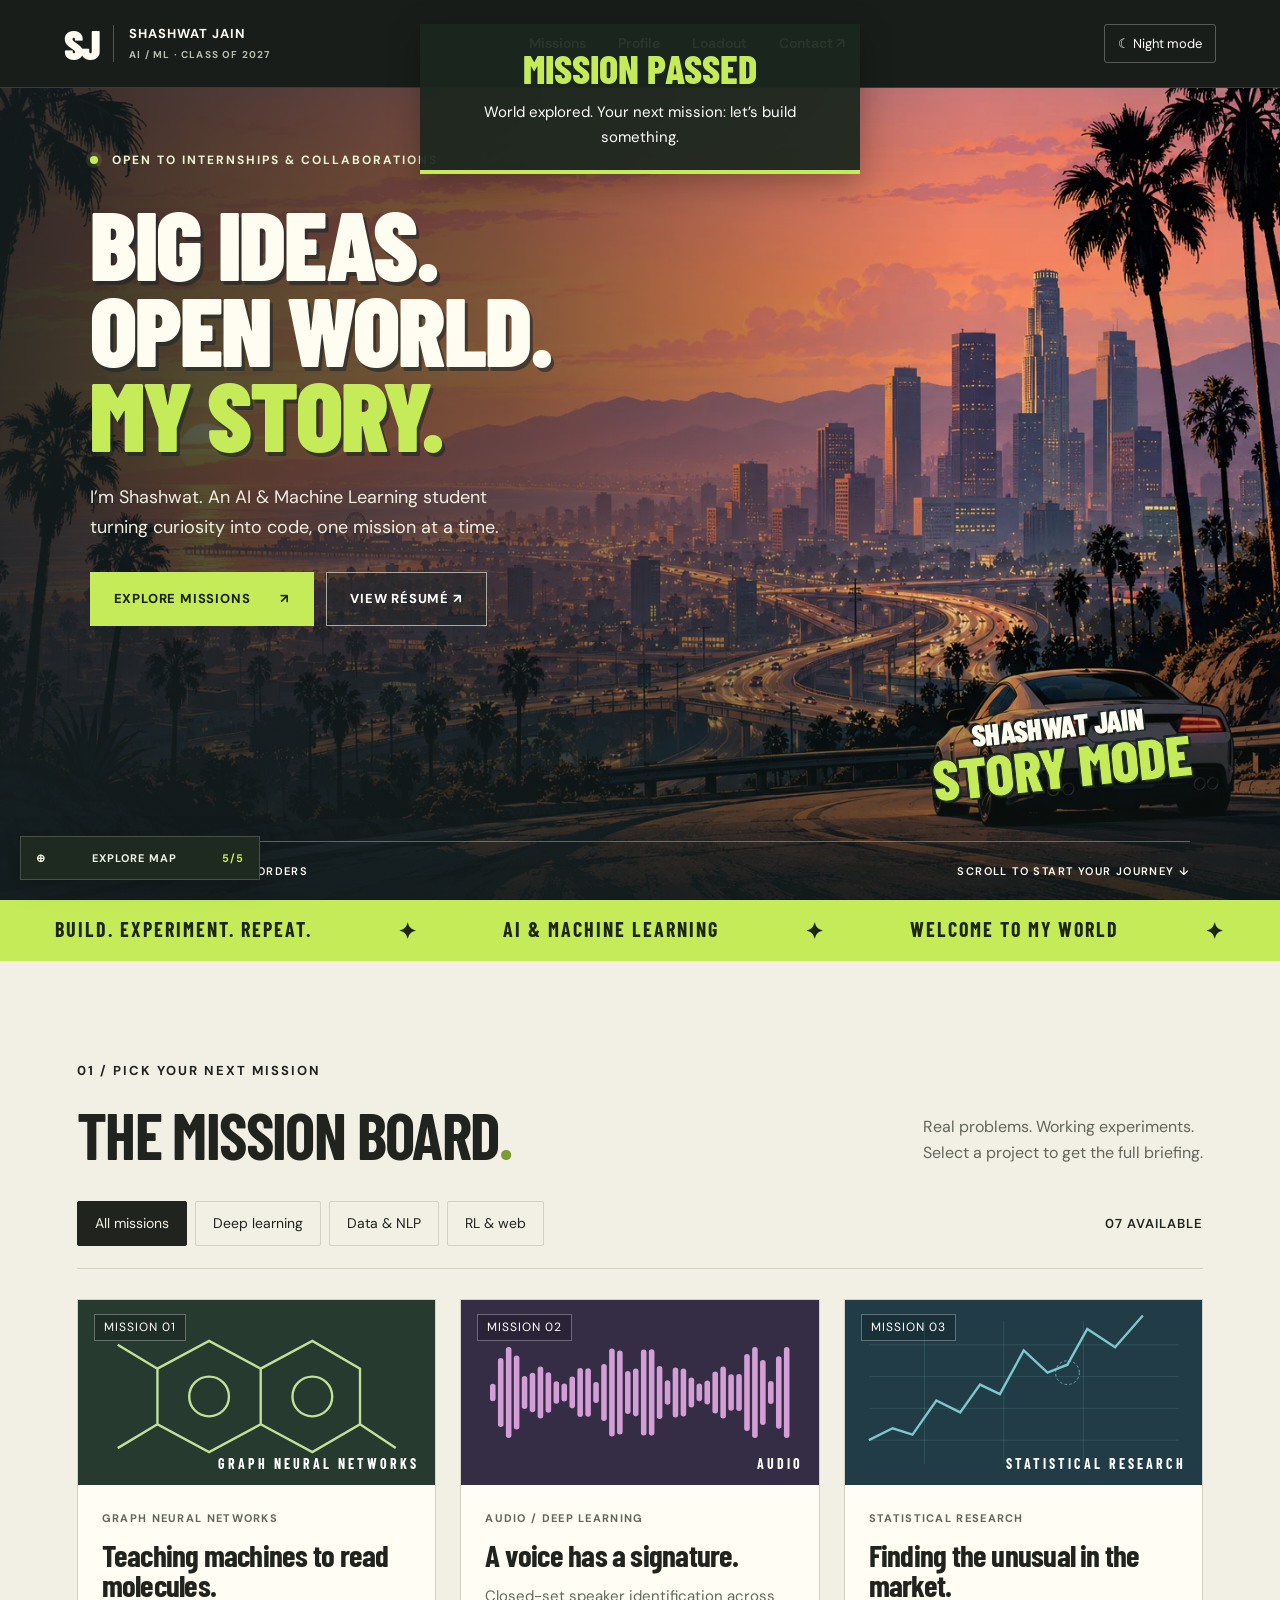
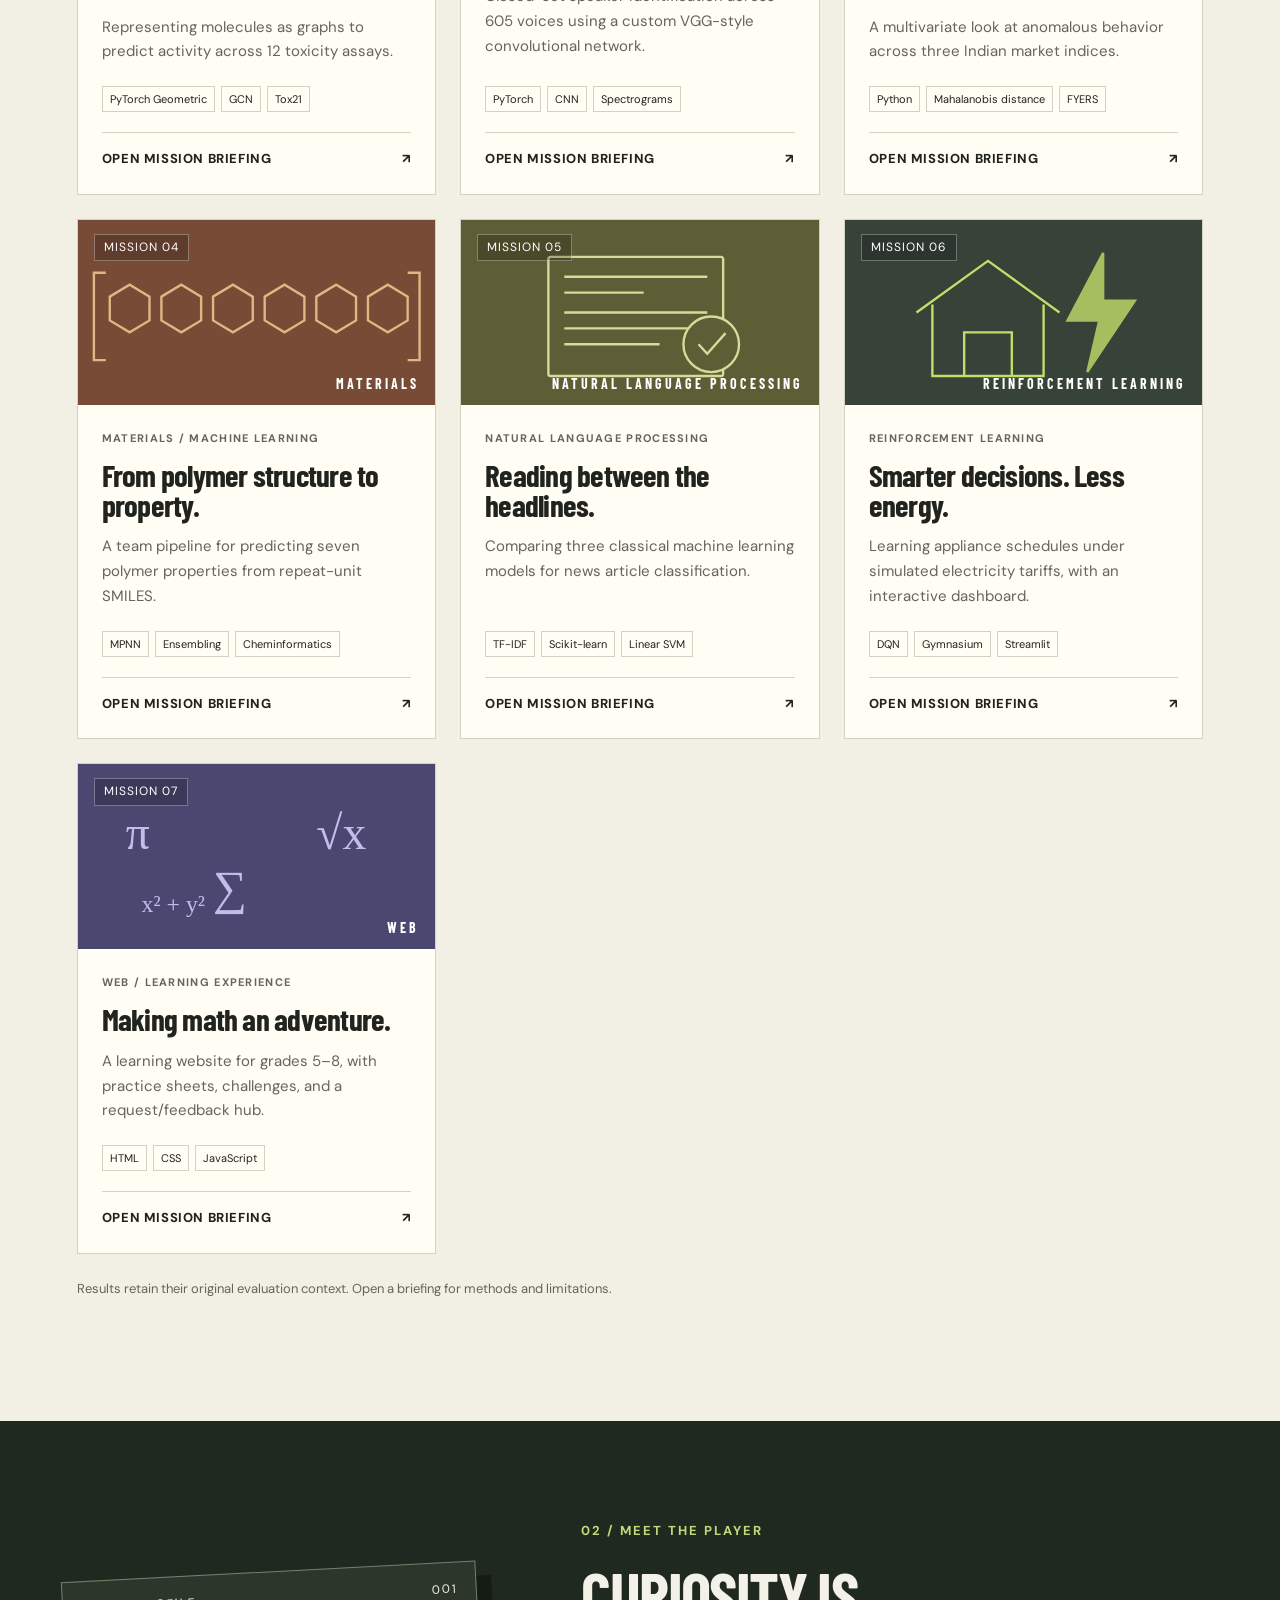
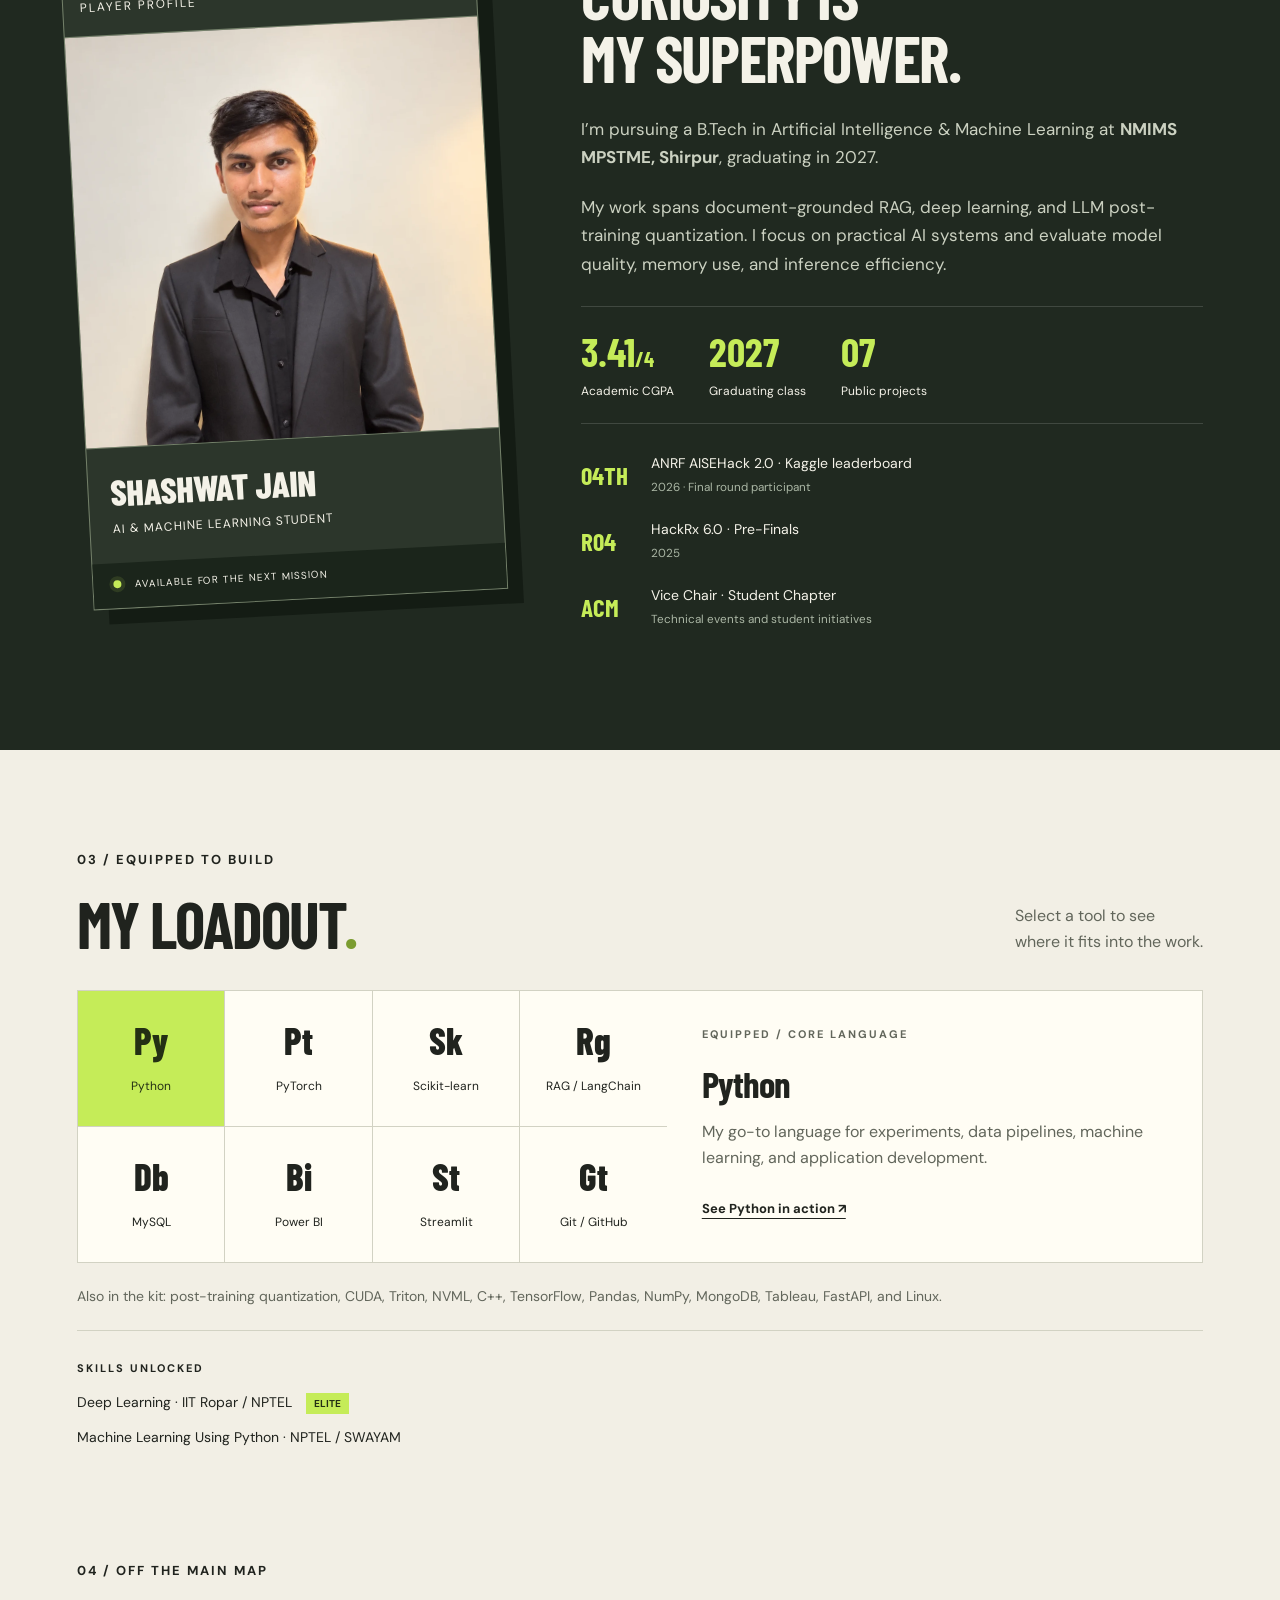
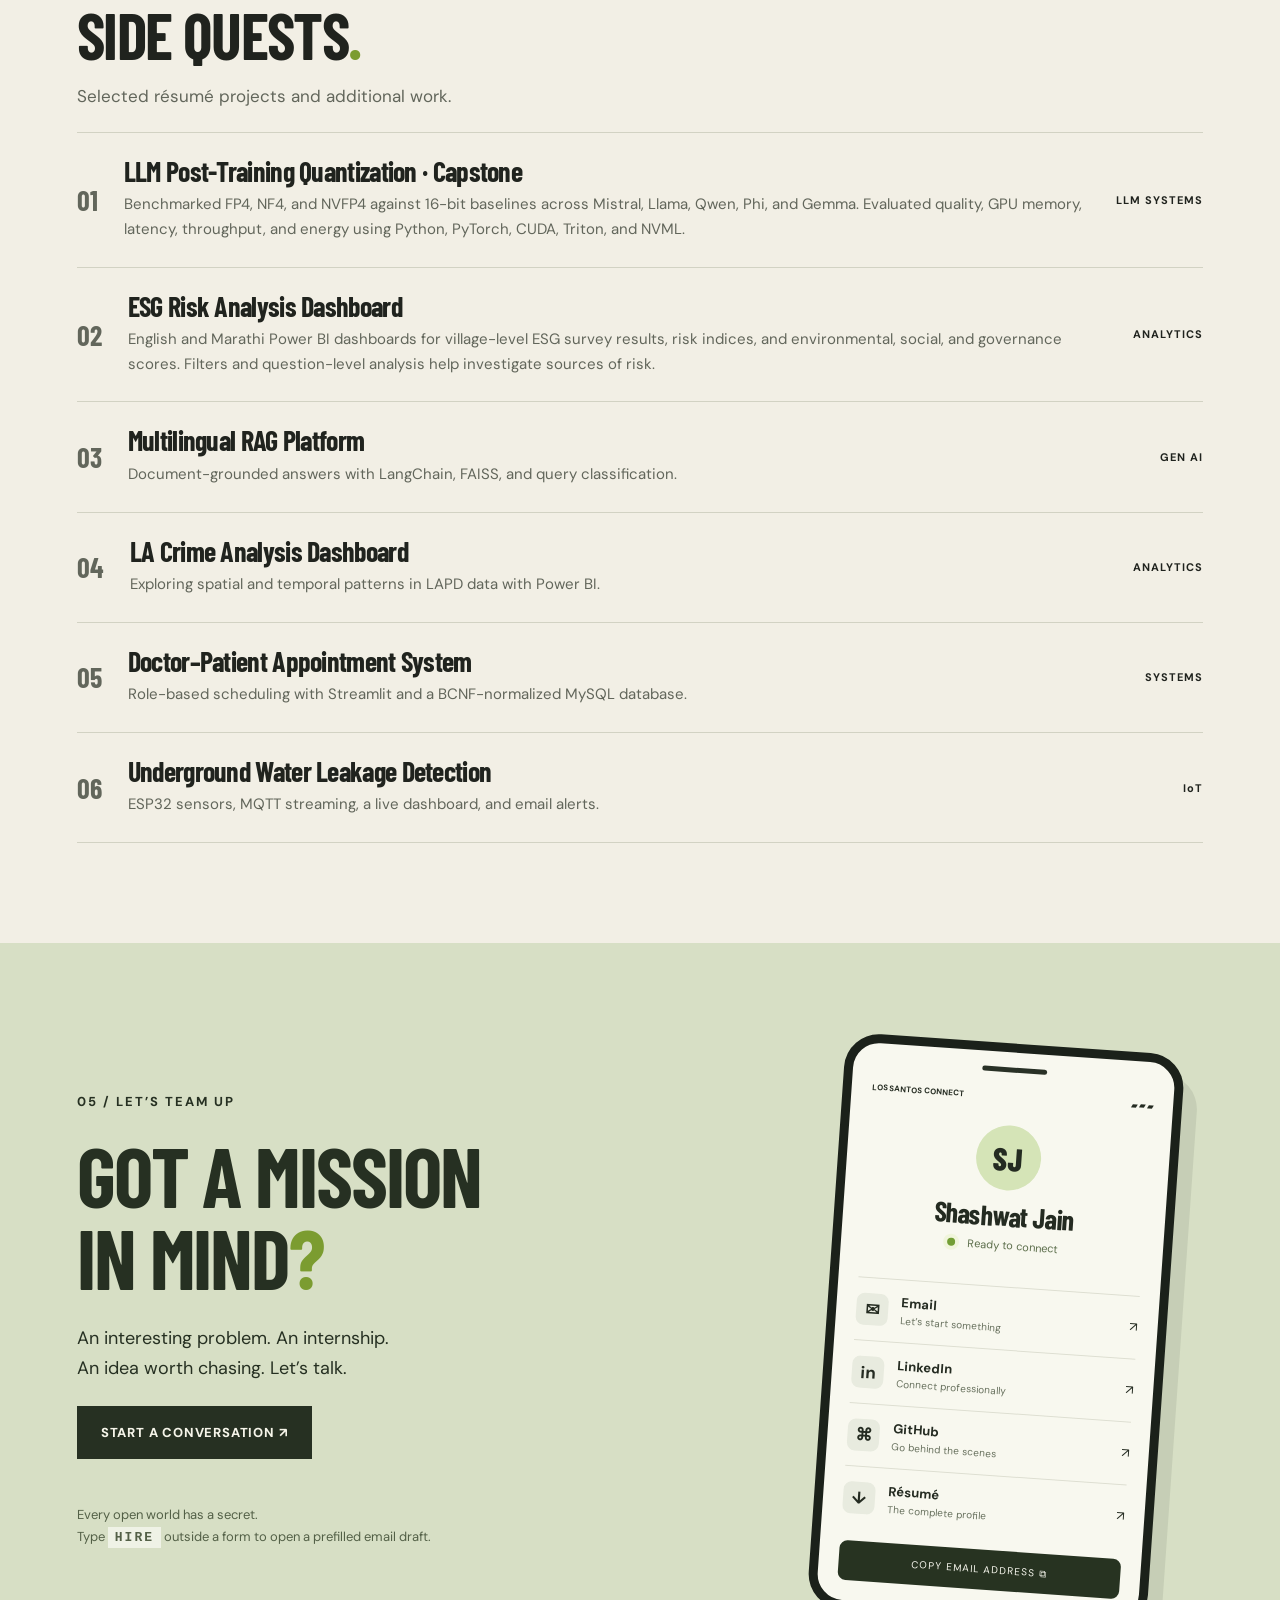
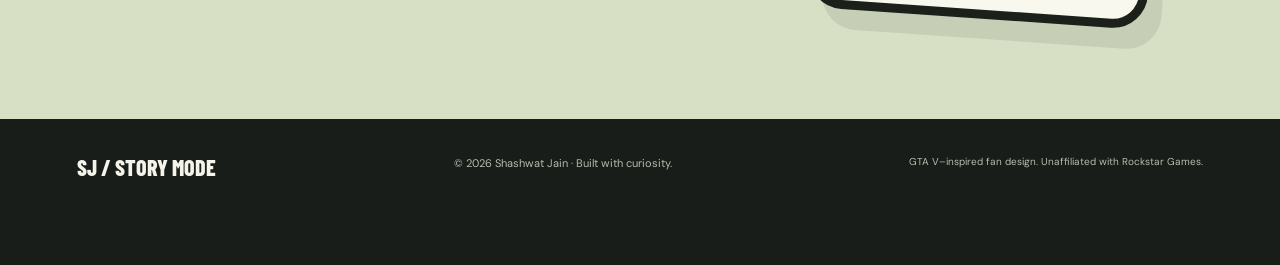
<file: index.html>
<!doctype html>
<html lang="en" data-theme="day"><head><meta charset="utf-8"><meta name="viewport" content="width=device-width,initial-scale=1"><meta name="theme-color" content="#191b18"><meta name="description" content="Shashwat Jain — AI & Machine Learning student. Explore projects in deep learning, NLP, data science and intelligent systems."><meta property="og:title" content="Shashwat Jain — Story Mode"><meta property="og:description" content="An open world of ideas. An AI/ML portfolio."><meta property="og:image" content="https://maishashwathu.github.io/Portfolio/assets/los-santos.webp"><title>Shashwat Jain — Story Mode</title><link rel="icon" href="favicon.svg"><link rel="stylesheet" href="styles.css?v=portrait-1"><script src="projects.js" defer></script><script src="app.js?v=resume-20261103" defer></script></head>
<body><a class="skip" href="#missions">Skip to projects</a>
<header class="topbar"><a class="brand" href="#home" aria-label="Shashwat Jain home">SJ<span>SHASHWAT JAIN<small>AI / ML · CLASS OF 2027</small></span></a><nav aria-label="Main navigation"><a href="#missions">Missions</a><a href="#profile">Profile</a><a href="#loadout">Loadout</a><a href="#contact">Contact ↗</a></nav><button class="theme-toggle" id="theme-toggle" aria-pressed="false">☾ <span>Night mode</span></button></header>
<main><section class="hero" id="home"><div class="hero-art"></div><div class="hero-shade"></div><div class="hero-content"><p class="eyebrow"><span class="live-dot"></span> OPEN TO INTERNSHIPS & COLLABORATIONS</p><h1>BIG IDEAS.<br>OPEN WORLD.<br><span>MY STORY.</span></h1><p class="intro">I’m Shashwat. An AI & Machine Learning student turning curiosity into code, one mission at a time.</p><div class="actions"><a class="button lime" href="#missions">EXPLORE MISSIONS <span>↗</span></a><a class="button outline" href="assets/NM_SJ_Resume.pdf?v=20261103" target="_blank" rel="noopener">VIEW RÉSUMÉ ↗</a></div></div><div class="hero-stamp">SHASHWAT JAIN<span>STORY MODE</span></div><div class="hero-bottom"><span>INDIA / IDEAS WITHOUT BORDERS</span><span>SCROLL TO START YOUR JOURNEY ↓</span></div></section>
<div class="ticker" aria-hidden="true"><span>BUILD. EXPERIMENT. REPEAT.</span><b>✦</b><span>AI & MACHINE LEARNING</span><b>✦</b><span>WELCOME TO MY WORLD</span><b>✦</b></div>
<section class="section missions" id="missions"><div class="section-head"><div><p class="eyebrow">01 / PICK YOUR NEXT MISSION</p><h2>THE MISSION BOARD<span>.</span></h2></div><p>Real problems. Working experiments.<br>Select a project to get the full briefing.</p></div><div class="board-controls"><div class="filters" role="group" aria-label="Filter projects"><button data-filter="all" class="active" aria-pressed="true">All missions</button><button data-filter="deep-learning" aria-pressed="false">Deep learning</button><button data-filter="data" aria-pressed="false">Data & NLP</button><button data-filter="systems" aria-pressed="false">RL & web</button></div><span id="project-count" aria-live="polite">07 AVAILABLE</span></div><div class="project-grid" id="projects"></div><noscript><p>Browse all projects on <a href="https://github.com/maishashwathu?tab=repositories">GitHub</a>. JavaScript enables interactive briefings.</p></noscript><p class="board-note">Results retain their original evaluation context. Open a briefing for methods and limitations.</p></section>
<section class="profile section" id="profile"><div class="profile-card"><div class="card-top"><span>PLAYER PROFILE</span><span>001</span></div><img class="player-portrait" src="assets/shashwat-portrait.webp" alt="Shashwat Jain wearing a dark blazer, with soft warm studio lighting" width="1000" height="1000" loading="lazy" decoding="async"><div class="profile-id"><strong>SHASHWAT JAIN</strong><span>AI & MACHINE LEARNING STUDENT</span></div><div class="profile-status"><span class="live-dot"></span> AVAILABLE FOR THE NEXT MISSION</div></div><div class="profile-copy"><p class="eyebrow">02 / MEET THE PLAYER</p><h2>CURIOSITY IS<br>MY SUPERPOWER.</h2><p>I’m pursuing a B.Tech in Artificial Intelligence & Machine Learning at <strong>NMIMS MPSTME, Shirpur</strong>, graduating in 2027.</p><p>My work spans document-grounded RAG, deep learning, and LLM post-training quantization. I focus on practical AI systems and evaluate model quality, memory use, and inference efficiency.</p><div class="stats"><div><strong>3.41<small>/4</small></strong><span>Academic CGPA</span></div><div><strong>2027</strong><span>Graduating class</span></div><div><strong>07</strong><span>Public projects</span></div></div><div class="achievements"><p><b>04TH</b><span>ANRF AISEHack 2.0 · Kaggle leaderboard<br><small>2026 · Final round participant</small></span></p><p><b>R04</b><span>HackRx 6.0 · Pre-Finals<br><small>2025</small></span></p><p><b>ACM</b><span>Vice Chair · Student Chapter<br><small>Technical events and student initiatives</small></span></p></div></div></section>
<section class="section loadout" id="loadout"><div class="section-head"><div><p class="eyebrow">03 / EQUIPPED TO BUILD</p><h2>MY LOADOUT<span>.</span></h2></div><p>Select a tool to see<br>where it fits into the work.</p></div><div class="loadout-layout"><div id="tool-grid" class="tool-grid" role="group" aria-label="Explore technical skills"></div><div class="tool-detail" id="tool-detail" aria-live="polite"></div></div><p class="extra-tools">Also in the kit: post-training quantization, CUDA, Triton, NVML, C++, TensorFlow, Pandas, NumPy, MongoDB, Tableau, FastAPI, and Linux.</p><div class="certs"><span>SKILLS UNLOCKED</span><p>Deep Learning · IIT Ropar / NPTEL <b>ELITE</b></p><p>Machine Learning Using Python · NPTEL / SWAYAM</p></div></section>
<section class="section sidequests"><p class="eyebrow">04 / OFF THE MAIN MAP</p><h2>SIDE QUESTS<span>.</span></h2><p class="section-intro">Selected résumé projects and additional work.</p><div class="quest-list"><article><span>01</span><div><h3>LLM Post-Training Quantization · Capstone</h3><p>Benchmarked FP4, NF4, and NVFP4 against 16-bit baselines across Mistral, Llama, Qwen, Phi, and Gemma. Evaluated quality, GPU memory, latency, throughput, and energy using Python, PyTorch, CUDA, Triton, and NVML.</p></div><b>LLM SYSTEMS</b></article><article><span>02</span><div><h3>ESG Risk Analysis Dashboard</h3><p>English and Marathi Power BI dashboards for village-level ESG survey results, risk indices, and environmental, social, and governance scores. Filters and question-level analysis help investigate sources of risk.</p></div><b>ANALYTICS</b></article><article><span>03</span><div><h3>Multilingual RAG Platform</h3><p>Document-grounded answers with LangChain, FAISS, and query classification.</p></div><b>GEN AI</b></article><article><span>04</span><div><h3>LA Crime Analysis Dashboard</h3><p>Exploring spatial and temporal patterns in LAPD data with Power BI.</p></div><b>ANALYTICS</b></article><article><span>05</span><div><h3>Doctor–Patient Appointment System</h3><p>Role-based scheduling with Streamlit and a BCNF-normalized MySQL database.</p></div><b>SYSTEMS</b></article><article><span>06</span><div><h3>Underground Water Leakage Detection</h3><p>ESP32 sensors, MQTT streaming, a live dashboard, and email alerts.</p></div><b>IoT</b></article></div></section>
<section class="section contact" id="contact"><div><p class="eyebrow">05 / LET’S TEAM UP</p><h2>GOT A MISSION<br>IN MIND<span>?</span></h2><p>An interesting problem. An internship.<br>An idea worth chasing. Let’s talk.</p><a class="button lime" href="mailto:shashwatjain8733@gmail.com">START A CONVERSATION ↗</a><p class="cheat-hint">Every open world has a secret.<br>Type <kbd>HIRE</kbd> outside a form to open a prefilled email draft.</p><div id="hire-email-panel" hidden><p><strong>Your next mission: get in touch.</strong><br>Your email app should open a draft. Nothing is sent automatically.</p><a id="hire-email-link" class="button" href="mailto:shashwatjain8733@gmail.com">OPEN EMAIL DRAFT ↗</a><p>No email app configured? Copy <strong>shashwatjain8733@gmail.com</strong> into your preferred email service, or use the Copy Email Address button.</p></div></div><div class="phone"><div class="phone-speaker"></div><div class="phone-bar"><span>LOS SANTOS CONNECT</span><span>▰ ▰ ▰</span></div><div class="phone-title"><span class="avatar">SJ</span><h3>Shashwat Jain</h3><p><span class="live-dot"></span> Ready to connect</p></div><a href="mailto:shashwatjain8733@gmail.com"><span>✉</span><div>Email<small>Let’s start something</small></div>↗</a><a href="https://www.linkedin.com/in/shashwatjain01/" target="_blank" rel="noopener"><span>in</span><div>LinkedIn<small>Connect professionally</small></div>↗</a><a href="https://github.com/maishashwathu" target="_blank" rel="noopener"><span>⌘</span><div>GitHub<small>Go behind the scenes</small></div>↗</a><a href="assets/NM_SJ_Resume.pdf?v=20261103" target="_blank" rel="noopener"><span>↓</span><div>Résumé<small>The complete profile</small></div>↗</a><button id="copy-email">COPY EMAIL ADDRESS ⧉</button></div></section>
</main><footer><a class="footer-brand" href="#home">SJ / STORY MODE</a><span>© <span id="year">2026</span> Shashwat Jain · Built with curiosity.</span><span>GTA V–inspired fan design. Unaffiliated with Rockstar Games.</span></footer>
<aside class="map-widget" aria-label="Explore portfolio"><button id="map-toggle" aria-expanded="false" aria-controls="map-panel">⊕ <span>EXPLORE MAP</span> <span id="exploration-count">0/5</span></button><div id="map-panel" hidden><div class="map-top"><strong>YOUR WORLD MAP</strong><span>N ↑</span></div><div class="map-roads"><a href="#missions" class="map-pin pin-m" aria-label="Missions">M</a><a href="#profile" class="map-pin pin-p" aria-label="Profile">P</a><a href="#loadout" class="map-pin pin-l" aria-label="Loadout">L</a><a href="#contact" class="map-pin pin-c" aria-label="Contact">C</a></div><p>M · Missions &nbsp; P · Profile<br>L · Loadout &nbsp; C · Contact</p><div class="exploration-track"><span id="exploration-fill"></span></div><small id="exploration-label">Explore the five main sections</small></div></aside>
<div class="toast" id="toast" role="status" aria-live="polite"></div><dialog id="case-study" aria-labelledby="case-title"><div class="dialog-top"><span>MISSION BRIEFING</span><button id="close-dialog" aria-label="Close project briefing">✕</button></div><div id="case-content"></div></dialog>
</body></html>
</file>
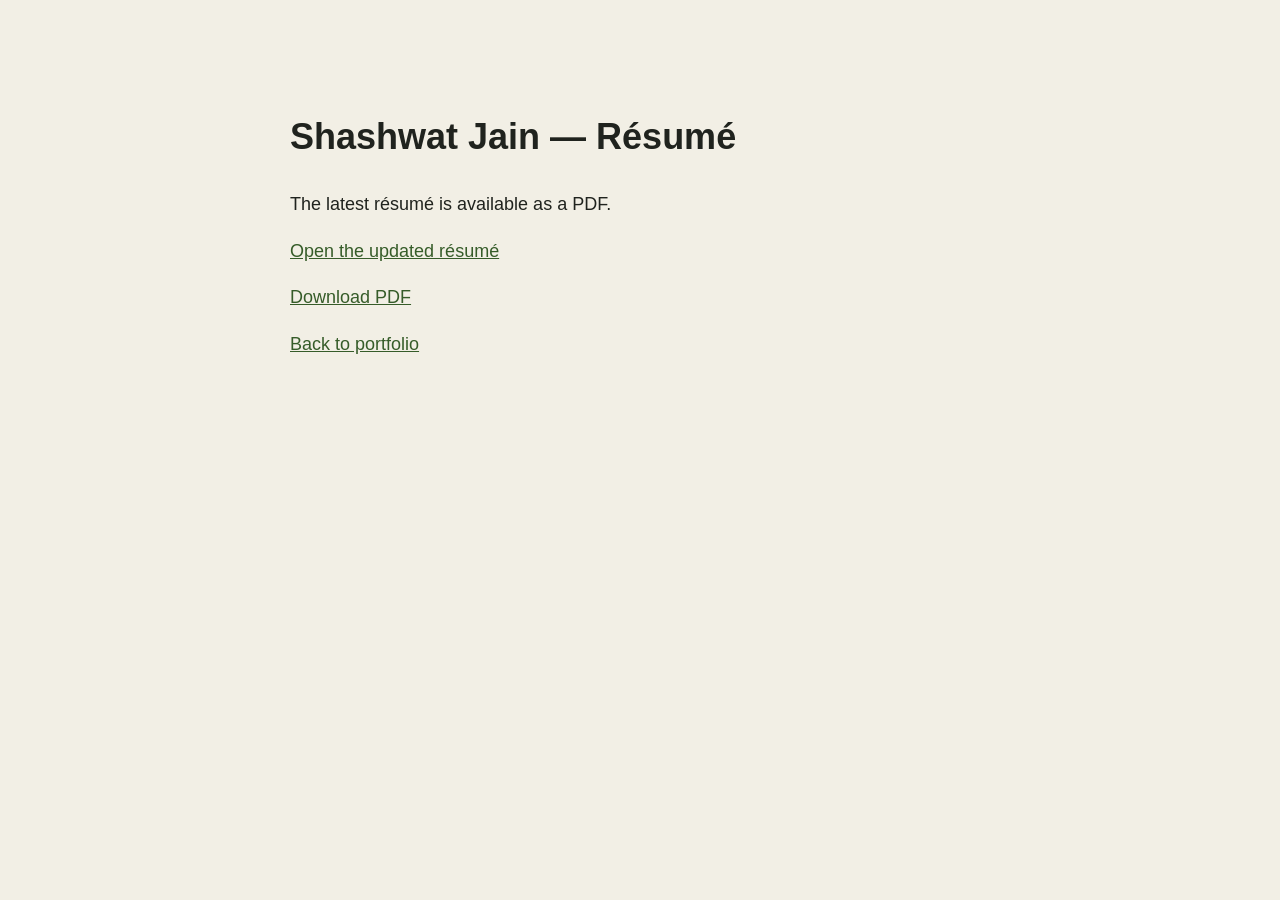
<file: resume.html>
<!doctype html><html lang="en"><head><meta charset="utf-8"><meta name="viewport" content="width=device-width,initial-scale=1"><meta http-equiv="refresh" content="0;url=assets/NM_SJ_Resume.pdf?v=20261103"><title>Shashwat Jain — Updated Résumé</title><style>body{max-width:700px;margin:60px auto;padding:24px;font:18px/1.6 Arial,sans-serif;background:#f2efe5;color:#20231e}a{color:#365c29}</style></head><body><h1>Shashwat Jain — Résumé</h1><p>The latest résumé is available as a PDF.</p><p><a href="assets/NM_SJ_Resume.pdf?v=20261103">Open the updated résumé</a></p><p><a href="assets/NM_SJ_Resume.pdf" download>Download PDF</a></p><p><a href="index.html">Back to portfolio</a></p></body></html>
</file>
<file: styles.css>
@import url('https://fonts.googleapis.com/css2?family=Barlow+Condensed:wght@600;700;800;900&family=DM+Sans:wght@400;500;600;700&display=swap');
:root{--bg:#f2efe5;--ink:#20231e;--muted:#62665b;--panel:#fffdf4;--line:#d2d2c3;--lime:#c5ec58;--dark:#191d19;--heading:'Barlow Condensed',Impact,'Arial Narrow',sans-serif}*{box-sizing:border-box}html{scroll-behavior:smooth;scroll-padding-top:90px}body{margin:0;background:var(--bg);color:var(--ink);font:17px/1.65 'DM Sans',Arial,sans-serif}button,a{-webkit-tap-highlight-color:transparent}a{color:inherit;text-decoration:none}button{font:inherit;cursor:pointer}button:focus-visible,a:focus-visible{outline:3px solid #e87c34;outline-offset:5px}button{color:inherit}h1,h2,h3,p{margin-top:0}h1,h2,h3{font-family:var(--heading);line-height:.98;letter-spacing:-.025em}h2{font-size:clamp(44px,5vw,72px);margin-bottom:26px}h2>span{color:#7b9c30}h3{font-size:30px}p{margin-bottom:22px}.eyebrow{font-size:13px;font-weight:700;letter-spacing:2px;line-height:1.6}.live-dot{display:inline-block;width:8px;height:8px;background:var(--lime);border-radius:50%;margin-right:9px;box-shadow:0 0 0 4px #b8df5020}.skip{position:fixed;z-index:100;top:-80px;padding:12px;background:var(--lime)}.skip:focus{top:0}.topbar{height:88px;background:var(--dark);color:#fffdf3;display:flex;align-items:center;justify-content:space-between;padding:0 5%;gap:24px;border-bottom:1px solid #ffffff21}.brand{display:flex;align-items:center;gap:14px;font:900 42px/.8 var(--heading);letter-spacing:-2px}.brand>span{font:700 13px/1.4 'DM Sans',sans-serif;letter-spacing:1px;border-left:1px solid #ffffff40;padding-left:15px}.brand small{display:block;font-size:10px;color:#b7bbae;margin-top:4px;letter-spacing:1.2px}.topbar nav{display:flex;gap:32px;font-size:14px;font-weight:600}.topbar nav a:hover{color:var(--lime)}.theme-toggle{background:transparent;border:1px solid #ffffff45;border-radius:3px;color:#fff;padding:8px 13px;font-size:13px}.hero{min-height:690px;height:calc(100svh - 88px);max-height:960px;position:relative;isolation:isolate;overflow:hidden;color:#fffdf1}.hero-art,.hero-shade{position:absolute;inset:-15px;z-index:-2}.hero-art{background:url('assets/los-santos.webp') center 52%/cover;transform:translateY(var(--parallax,0px)) scale(1.025)}.hero-shade{z-index:-1;background:linear-gradient(90deg,#151e20df 0%,#1720228a 40%,#13202405 75%),linear-gradient(0deg,#111b18b0,transparent 40%)}.hero-content{padding:7vh 7% 100px;max-width:860px}.hero .eyebrow{color:#edf4d3;font-size:12px}.hero h1{font-size:clamp(74px,7.6vw,116px);font-weight:900;line-height:.88;letter-spacing:-2px;margin:30px 0 26px;text-shadow:3px 4px 0 #1c272b99}.hero h1 span{color:var(--lime)}.intro{max-width:450px;font-size:18px;line-height:1.65;color:#f1eee1}.actions{display:flex;gap:12px;flex-wrap:wrap;margin-top:30px}.button{display:inline-flex;justify-content:center;align-items:center;gap:30px;padding:15px 23px;font-size:13px;letter-spacing:.8px;font-weight:800;transition:transform .2s,box-shadow .2s}.button:hover{transform:translateY(-3px);box-shadow:4px 4px 0 #0005}.lime{background:var(--lime);color:#18230d;border:1px solid var(--lime)}.outline{border:1px solid #f6f3e6a0;background:#1521204d;color:#fff}.hero-stamp{position:absolute;right:7%;bottom:108px;transform:rotate(-6deg);font:900 30px/.9 var(--heading);text-align:center;text-shadow:2px 2px #172420,-2px -2px #172420;letter-spacing:-.5px}.hero-stamp span{display:block;font-size:58px;color:var(--lime);-webkit-text-stroke:1px #263320}.hero-bottom{position:absolute;bottom:0;left:7%;right:7%;display:flex;justify-content:space-between;border-top:1px solid #ffffff50;padding:20px 0;font-size:11px;letter-spacing:1.4px;font-weight:600}.ticker{display:flex;justify-content:space-around;gap:25px;padding:17px 25px;background:var(--lime);color:#1c2711;font:700 20px var(--heading);letter-spacing:2px;overflow:hidden;white-space:nowrap}.ticker b{font-size:22px}.section{padding:100px max(6%,calc((100% - 1280px)/2));scroll-margin-top:20px}.section-head{display:flex;justify-content:space-between;gap:35px;align-items:end;margin-bottom:34px}.section-head h2{margin:0}.section-head>p{font-size:16px;color:var(--muted);margin:0}.board-controls{display:flex;justify-content:space-between;align-items:center;gap:20px;border-bottom:1px solid var(--line);margin-bottom:30px;padding-bottom:22px}.filters{display:flex;gap:8px;flex-wrap:wrap}.filters button{padding:10px 17px;background:transparent;border:1px solid var(--line);font-size:14px;border-radius:2px}.filters button.active{background:var(--ink);color:var(--bg);border-color:var(--ink)}#project-count{font:600 13px 'DM Sans',sans-serif;letter-spacing:1px;white-space:nowrap}.project-grid{display:grid;grid-template-columns:repeat(3,minmax(0,1fr));gap:24px}.project-card{background:var(--panel);border:1px solid var(--line);transition:transform .2s,box-shadow .2s;display:flex;flex-direction:column}.project-card:hover{transform:translateY(-5px);box-shadow:6px 6px 0 #24292018}.project-art{height:185px;position:relative;overflow:hidden;display:flex;align-items:center;justify-content:center;color:#d2f4a3;background:#263a30}.project-art svg{width:100%;height:100%;opacity:.9}.project-art .mission-no{position:absolute;left:16px;top:14px;font-size:12px;letter-spacing:1px;color:#fff;border:1px solid #ffffff50;padding:3px 9px;background:#0003}.project-art .art-label{position:absolute;right:16px;bottom:13px;font:700 14px var(--heading);letter-spacing:3px;color:#fff}.project-art[data-art=audio]{background:#352c45;color:#e5ace6}.project-art[data-art=market]{background:#213c47;color:#87d7dc}.project-art[data-art=polymer]{background:#774b36;color:#efc18e}.project-art[data-art=text]{background:#5d5d36;color:#e4e9a4}.project-art[data-art=energy]{background:#374239;color:#d1ef6f}.project-art[data-art=math]{background:#4a4770;color:#d3c9fc}.project-body{padding:24px;display:flex;flex-direction:column;flex:1}.project-category{font-size:11px;letter-spacing:1.3px;font-weight:700;color:var(--muted);margin:0 0 13px}.project-body h3{margin-bottom:14px;font-size:31px}.project-description{font-size:15px;color:var(--muted);line-height:1.65;flex:1}.tags{display:flex;gap:6px;flex-wrap:wrap;margin-bottom:20px}.tags span{font-size:11px;border:1px solid var(--line);padding:3px 7px}.brief-button{border:0;border-top:1px solid var(--line);background:transparent;padding:15px 0 0;display:flex;justify-content:space-between;font-size:13px;letter-spacing:.6px;font-weight:800;text-align:left}.brief-button:hover{color:#718e2b}.brief-button.viewed{color:#718e2b}.board-note{font-size:13px;color:var(--muted);margin-top:24px}.profile{background:#202920;color:#f4f2e8;display:grid;grid-template-columns:.8fr 1.2fr;gap:8%;align-items:center}.profile-card{border:1px solid #74816a;background:#2c362b;transform:rotate(-3deg);max-width:440px;box-shadow:15px 15px 0 #141c14}.card-top{display:flex;justify-content:space-between;font-size:12px;letter-spacing:2px;padding:17px;border-bottom:1px solid #74816a}.monogram{height:300px;background:repeating-linear-gradient(-45deg,transparent,transparent 20px,#dae5c406 20px,#dae5c406 22px),radial-gradient(ellipse at center,#677b4d,#263727);font:900 180px/1 var(--heading);display:flex;flex-direction:column;align-items:center;justify-content:center;color:var(--lime);text-shadow:5px 5px #142313;-webkit-text-stroke:2px #182818}.monogram span{font-size:20px;letter-spacing:6px;color:#fff;-webkit-text-stroke:0}.profile-id{padding:22px}.profile-id strong{font:800 36px var(--heading);display:block}.profile-id span{font-size:12px;letter-spacing:1px}.profile-status{padding:14px 20px;background:#1b251b;font-size:10px;letter-spacing:1px}.profile-copy .eyebrow{color:#bfda7b}.profile-copy>p:not(.eyebrow){color:#cbd1c1}.stats{display:flex;gap:35px;border-block:1px solid #ffffff25;padding:20px 0;margin:28px 0}.stats strong{display:block;font:700 40px var(--heading);color:var(--lime)}.stats small{font-size:21px}.stats span{font-size:12px}.achievements p{display:flex;gap:20px;align-items:center;font-size:14px;margin:20px 0}.achievements b{color:var(--lime);font:700 25px var(--heading);width:50px}.achievements small{color:#abb7a5}.loadout-layout{display:grid;grid-template-columns:1.1fr 1fr;border:1px solid var(--line)}.tool-grid{display:grid;grid-template-columns:repeat(4,1fr);gap:1px;background:var(--line)}.tool-button{border:0;min-height:135px;background:var(--panel);padding:20px 10px}.tool-button strong{font:800 37px var(--heading);display:block;margin-bottom:8px}.tool-button span{font-size:12px}.tool-button[aria-pressed=true]{background:var(--lime);color:#243014}.tool-detail{padding:35px;background:var(--panel)}.tool-detail .eyebrow{font-size:11px}.tool-detail h3{font-size:37px;margin-bottom:17px}.tool-detail p{font-size:16px;color:var(--muted)}.tool-detail a{font-size:13px;font-weight:700;text-decoration:underline;text-underline-offset:5px}.extra-tools{margin:22px 0;color:var(--muted);font-size:14px}.certs{border-top:1px solid var(--line);padding-top:25px;font-size:14px}.certs>span{font-size:11px;letter-spacing:2px;font-weight:700}.certs p{margin:12px 0}.certs b{font-size:10px;background:var(--lime);color:#243014;padding:4px 8px;margin-left:10px}.sidequests{padding-top:0}.sidequests h2{margin-bottom:15px}.section-intro{color:var(--muted)}.quest-list article{display:flex;align-items:center;gap:26px;border-top:1px solid var(--line);padding:25px 0}.quest-list article:last-child{border-bottom:1px solid var(--line)}.quest-list article>span{font:700 28px var(--heading);color:var(--muted)}.quest-list h3{font-size:28px;margin:0 0 7px}.quest-list p{margin:0;font-size:15px;color:var(--muted)}.quest-list b{margin-left:auto;font-size:11px;letter-spacing:1px;white-space:nowrap}.contact{background:#d7dfc5;display:grid;grid-template-columns:1.2fr .8fr;gap:8%;color:#263022;align-items:center}.contact h2{font-size:clamp(58px,6.5vw,92px)}.contact>div>p:not(.eyebrow){font-size:18px}.contact .button{background:#263022;color:#f5f4e9;border-color:#263022}.contact .cheat-hint{font-size:13px!important;color:#536047;margin-top:45px}.cheat-hint kbd{display:inline-block;background:#eff2e6;padding:0 7px;letter-spacing:2px;font-weight:700}.phone{border:9px solid #1b211a;border-radius:35px;background:#f8f8ef;max-width:340px;width:100%;margin:auto;padding:15px 20px 20px;box-shadow:15px 20px 0 #26302218;transform:rotate(4deg);color:#242b21}.phone-speaker{width:65px;height:5px;border-radius:10px;background:#293126;margin:0 auto 18px}.phone-bar{display:flex;justify-content:space-between;font-size:8px;font-weight:bold}.phone-title{text-align:center;padding:22px 0 10px}.avatar{display:inline-grid;place-items:center;background:#d5e4b7;width:65px;height:65px;border-radius:50%;font:800 32px var(--heading)}.phone-title h3{font-size:28px;margin:12px 0 6px}.phone-title p{font-size:11px;color:#5b6d4a}.phone-title .live-dot{background:#739e35}.phone>a{display:flex;align-items:center;gap:13px;border-top:1px solid #dedfd2;padding:12px 0;font-size:13px}.phone>a>span{display:grid;place-items:center;width:32px;height:32px;background:#e8ebdf;border-radius:8px;font-weight:700;font-size:17px}.phone>a>div{flex:1;font-weight:700}.phone small{display:block;font-size:10px;font-weight:400;color:#68715e}.phone button{width:100%;background:#273321;color:#f8f8ef;border:0;padding:12px 5px;font-size:10px;letter-spacing:1px;border-radius:8px;margin-top:12px}footer{background:#191d19;color:#b6bdad;display:flex;flex-wrap:wrap;justify-content:space-between;gap:20px;padding:35px 6% 85px;font-size:11px}.footer-brand{font:800 22px var(--heading);color:#f5f4eb}footer>span:last-child{font-size:10px}.map-widget{position:fixed;bottom:20px;left:20px;z-index:20;width:240px;filter:drop-shadow(0 6px 12px #0003)}#map-toggle{display:flex;align-items:center;justify-content:space-between;width:100%;background:#1e291f;color:#f0f2e7;border:1px solid #ffffff30;padding:12px 15px;font-size:11px;font-weight:700;letter-spacing:1px}#exploration-count{color:var(--lime)}#map-panel{position:absolute;bottom:49px;width:100%;background:#253027;color:#f4f6ec;padding:14px;border:1px solid #ffffff30}.map-top{display:flex;justify-content:space-between;font-size:10px;letter-spacing:1px}.map-roads{position:relative;height:160px;margin:12px 0;background:linear-gradient(22deg,transparent 35%,#99a68d 36%,#99a68d 39%,transparent 40%),linear-gradient(108deg,transparent 44%,#99a68d 45%,#99a68d 48%,transparent 49%),repeating-linear-gradient(0deg,transparent 0 28px,#596951 28px 31px),repeating-linear-gradient(90deg,#394a36 0 37px,#596951 37px 40px);border:1px solid #66735d;overflow:hidden}.map-pin{position:absolute;border:2px solid #1c2817;border-radius:50%;width:28px;height:28px;display:grid;place-items:center;font-size:12px;background:var(--lime);color:#23321a;font-weight:800;box-shadow:0 0 0 3px #0002}.map-pin:hover{transform:scale(1.18)}.pin-m{top:22px;left:35px}.pin-p{top:37px;right:22px}.pin-l{bottom:20px;left:65px}.pin-c{bottom:24px;right:23px}#map-panel p{font-size:11px;margin-bottom:10px}.exploration-track{height:4px;background:#63725b}#exploration-fill{display:block;background:var(--lime);width:0;height:100%;transition:width .3s}#map-panel small{font-size:10px;color:#c3d0b9}.toast{position:fixed;top:24px;left:50%;transform:translate(-50%,-150%);z-index:100;background:#1b271eeF;color:#fff;text-align:center;padding:20px 32px;border-bottom:4px solid var(--lime);box-shadow:0 8px 30px #0004;transition:transform .3s;max-width:90vw;width:440px;font-size:15px;pointer-events:none}.toast.show{transform:translate(-50%,0)}.toast strong{font:800 40px var(--heading);color:var(--lime);display:block;margin-bottom:8px}dialog{background:var(--panel);color:var(--ink);border:1px solid var(--line);padding:0;width:min(760px,calc(100% - 28px));max-height:88svh;box-shadow:0 30px 90px #0006}dialog::backdrop{background:#10180de0;backdrop-filter:blur(5px)}.dialog-top{display:flex;justify-content:space-between;align-items:center;background:#22301e;color:#eff5e8;padding:14px 24px;font-size:12px;letter-spacing:2px;position:sticky;top:0}.dialog-top button{border:1px solid #ffffff50;color:#fff;background:transparent;width:38px;height:38px}#case-content{padding:30px}#case-content h2{font-size:48px;margin:10px 0 20px}#case-content h3{font-size:25px;margin:28px 0 12px}#case-content p,#case-content li{font-size:16px}#case-content li{margin-bottom:10px}.result{background:var(--lime);color:#27321a;padding:22px;margin:25px 0}.result strong{font:700 28px var(--heading);display:block}.result p{margin:8px 0 0;font-size:14px!important}.limit{border-left:3px solid #a7b88c;padding-left:18px;color:var(--muted)}#case-content .button{background:#263122;color:#fff;font-size:12px}.night{--bg:#1e251f;--ink:#f1f0e4;--muted:#bbc4b1;--panel:#28312a;--line:#4a5748}.night .hero-art{filter:brightness(.55) saturate(.75) hue-rotate(15deg)}.night .contact{background:#303d2e;color:#f0f1e5}.night .contact .cheat-hint{color:#c4cfb9}.night .cheat-hint kbd{background:#495b3d}.night .contact .button{background:var(--lime);color:#243014}.night .profile{background:#172019}
@media(min-width:1600px){.hero-content{padding-top:10vh}}@media(max-width:1050px){.topbar nav{gap:18px}.project-grid{grid-template-columns:repeat(2,minmax(0,1fr))}.hero h1{font-size:92px}.section{padding:75px 5%}.section-head{align-items:start}.section-head h2{font-size:55px}.profile{gap:6%}.monogram{height:250px}.loadout-layout{grid-template-columns:1fr 1fr}.tool-grid{grid-template-columns:repeat(2,1fr)}.tool-button{min-height:105px}.sidequests{padding-top:0}.contact{gap:5%}.stats{gap:22px}.topbar .brand>span{display:none}}
@media(max-width:680px){body{font-size:16px}.topbar{padding:0 5%;height:76px;gap:16px;flex-wrap:wrap}.brand{font-size:35px}.topbar nav{gap:14px;font-size:12px}.theme-toggle{padding:5px 8px}.theme-toggle span{display:none}.hero{min-height:700px;height:auto;max-height:none}.hero-content{padding:60px 6% 160px}.hero h1{font-size:clamp(65px,13vw,88px);line-height:.91;margin-top:26px}.hero .eyebrow{font-size:10px;letter-spacing:1.4px}.hero-art{background-position:66% center}.hero-shade{background:linear-gradient(90deg,#162120dd,#18212150),linear-gradient(0deg,#14231ec0,transparent)}.intro{font-size:16px;max-width:360px}.hero-stamp{bottom:72px;right:6%;font-size:18px}.hero-stamp span{font-size:32px}.hero-bottom{font-size:9px;left:6%;right:6%;padding:16px 0}.hero-bottom span:last-child{display:none}.button{padding:13px 17px;font-size:11px;gap:15px}.ticker{justify-content:flex-start;font-size:16px;padding:13px 18px}.section{padding:60px 6%}.section-head{display:block;margin-bottom:25px}.section-head h2{font-size:45px;margin-bottom:18px}.section-head>p{font-size:15px}.eyebrow{font-size:11px;letter-spacing:1.5px}.board-controls{display:block}.filters{gap:7px}.filters button{font-size:12px;padding:8px 11px}#project-count{display:block;margin-top:16px;font-size:11px}.project-grid{grid-template-columns:1fr}.project-art{height:190px}.project-body h3{font-size:33px}.project-body{padding:23px}.project-description{font-size:16px}.profile{grid-template-columns:1fr;gap:50px}.profile-card{width:90%;margin:0 auto}.profile-copy h2{font-size:51px}.stats{justify-content:space-between}.loadout-layout{grid-template-columns:1fr}.tool-grid{grid-template-columns:repeat(4,1fr)}.tool-button{padding:16px 5px;min-height:100px}.tool-button strong{font-size:29px}.tool-button span{font-size:10px}.tool-detail{padding:25px;min-height:260px}.sidequests{padding-top:0}.quest-list article{gap:16px;align-items:start}.quest-list article>b{display:none}.quest-list h3{font-size:27px}.quest-list p{font-size:14px}.contact{grid-template-columns:1fr;gap:45px}.contact h2{font-size:63px}.contact>div>p:not(.eyebrow){font-size:16px}.phone{transform:rotate(2deg);max-width:315px}.contact .cheat-hint{margin-top:25px}footer{padding-bottom:100px;display:block}footer>*{display:block;margin:8px 0}.map-widget{left:12px;bottom:12px;width:210px}.toast strong{font-size:34px}.toast{padding:18px}#case-content{padding:24px}#case-content h2{font-size:38px}.dialog-top{padding:12px 20px}}
@media(prefers-reduced-motion:reduce){html{scroll-behavior:auto}*,*:before,*:after{animation:none!important;transition:none!important}.hero-art{transform:none!important}}

/* Keep inactive notifications fully offscreen, including their border. */
.toast{visibility:hidden;opacity:0}.toast.show{visibility:visible;opacity:1}


/* Personal portrait replaces the player monogram without cropping the face. */
.player-portrait{display:block;width:100%;height:auto;aspect-ratio:1;object-fit:cover;border-bottom:1px solid #74816a}
</file>
